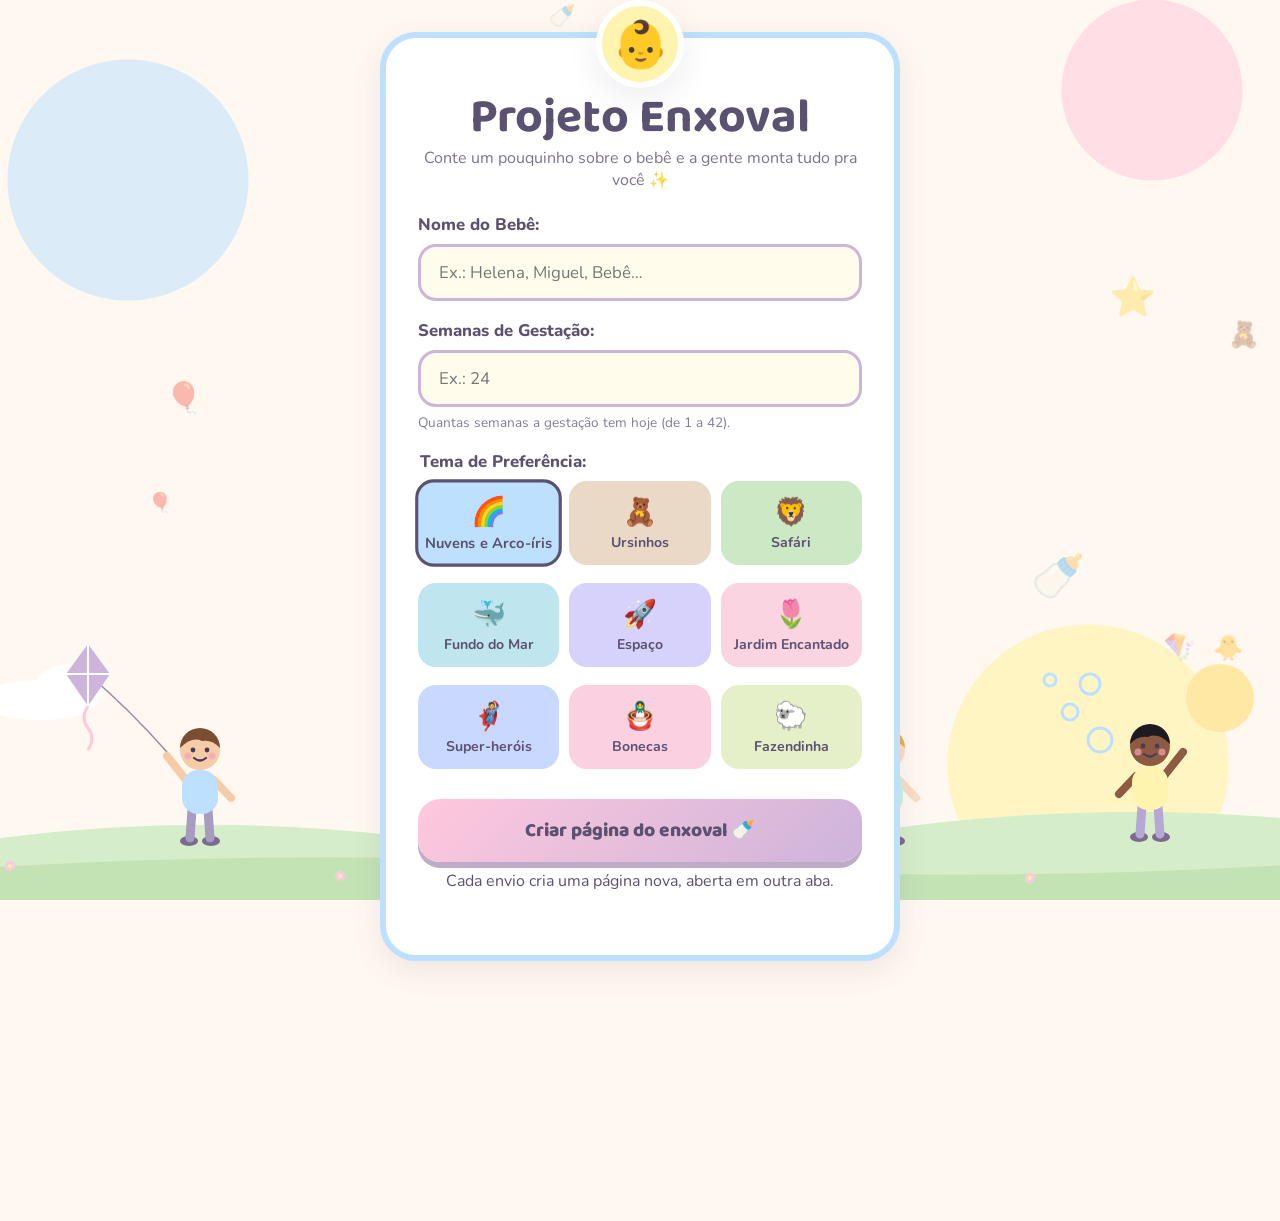
<file: index.html>
<!DOCTYPE html>
<html lang="pt-BR">
<head>
  <meta charset="UTF-8">
  <meta name="viewport" content="width=device-width, initial-scale=1.0">
  <title>Projeto Enxoval</title>
  <meta name="description" content="Monte o enxoval do bebê com checklist, contagem regressiva e acompanhamento semanal da gestação.">
  <link rel="icon" href="data:image/svg+xml,<svg xmlns='http://www.w3.org/2000/svg' viewBox='0 0 100 100'><text y='.9em' font-size='90'>👶</text></svg>">
  <link rel="preconnect" href="https://fonts.googleapis.com">
  <link rel="preconnect" href="https://fonts.gstatic.com" crossorigin>
  <link href="https://fonts.googleapis.com/css2?family=Baloo+2:wght@600;800&family=Nunito:wght@400;700;800&display=swap" rel="stylesheet">
  <link rel="stylesheet" href="css/style.css">
</head>
<body>
  <div class="enfeites" id="enfeites" aria-hidden="true"></div>

  <!-- Cena infantil: crianças brincando (decorativa) -->
  <div class="cena" aria-hidden="true">
    <svg viewBox="0 0 1440 260" preserveAspectRatio="xMidYMax slice" xmlns="http://www.w3.org/2000/svg">
      <defs>
        <symbol id="crianca" overflow="visible">
          <ellipse cx="-11" cy="1" rx="9" ry="5" fill="#7b6a8c"/>
          <ellipse cx="11" cy="1" rx="9" ry="5" fill="#7b6a8c"/>
          <path d="M-8 -30 L-10 -2 M8 -30 L10 -2" stroke="var(--calca)" stroke-width="9" stroke-linecap="round"/>
          <path d="M-14 -60 L-33 -84" stroke="var(--pele)" stroke-width="8" stroke-linecap="round"/>
          <path d="M14 -60 L31 -42" stroke="var(--pele)" stroke-width="8" stroke-linecap="round"/>
          <rect x="-18" y="-70" width="36" height="44" rx="16" fill="var(--camisa)"/>
          <circle cx="0" cy="-90" r="20" fill="var(--pele)"/>
          <path d="M-20 -92 A20 20 0 0 1 20 -92 Q12 -101 2 -99 Q-8 -104 -20 -92Z" fill="var(--cabelo)"/>
          <circle cx="-7" cy="-90" r="2.4" fill="#4a3b55"/>
          <circle cx="7" cy="-90" r="2.4" fill="#4a3b55"/>
          <path d="M-6 -82 Q0 -77 6 -82" stroke="#4a3b55" stroke-width="2.2" fill="none" stroke-linecap="round"/>
          <circle cx="-12" cy="-84" r="3.5" fill="#f5a3b5" opacity=".7"/>
          <circle cx="12" cy="-84" r="3.5" fill="#f5a3b5" opacity=".7"/>
        </symbol>
      </defs>

      <!-- sol e nuvens -->
      <circle cx="1300" cy="58" r="34" fill="#FFE8A3"/>
      <g class="nuvem"><ellipse cx="120" cy="60" rx="58" ry="20" fill="#fff"/><ellipse cx="150" cy="46" rx="34" ry="22" fill="#fff"/></g>
      <g class="nuvem n2"><ellipse cx="600" cy="40" rx="50" ry="17" fill="#fff"/><ellipse cx="625" cy="28" rx="28" ry="18" fill="#fff"/></g>

      <!-- gramado -->
      <path d="M0 210 Q240 168 480 196 T960 190 T1440 186 V260 H0Z" fill="#D5EDC9"/>
      <path d="M0 232 Q360 206 720 226 T1440 220 V260 H0Z" fill="#C3E3B5"/>

      <!-- florzinhas -->
      <g fill="#FFC8DD"><circle cx="90" cy="226" r="5"/><circle cx="420" cy="236" r="5"/><circle cx="760" cy="230" r="5"/><circle cx="1110" cy="238" r="5"/><circle cx="1380" cy="228" r="5"/></g>
      <g fill="#FFF3B0"><circle cx="90" cy="226" r="2"/><circle cx="420" cy="236" r="2"/><circle cx="760" cy="230" r="2"/><circle cx="1110" cy="238" r="2"/><circle cx="1380" cy="228" r="2"/></g>

      <!-- criança 1 com pipa -->
      <g class="pipa" style="transform-origin:247px 112px">
        <path d="M247 112 Q210 70 168 34" stroke="#9b8aa8" stroke-width="1.6" fill="none"/>
        <path d="M168 4 L190 34 L168 66 L146 34Z" fill="#CDB4DB"/>
        <path d="M168 4 V66 M146 34 H190" stroke="#fff" stroke-width="2"/>
        <path d="M168 66 q-8 12 0 22 q8 10 0 22" stroke="#FFC8DD" stroke-width="3" fill="none"/>
      </g>
      <use href="#crianca" x="280" y="200" style="--pele:#F6CBA8;--camisa:#BDE0FE;--calca:#A79BC1;--cabelo:#7a4e33"/>

      <!-- criança 2 pulando com bola -->
      <g class="crianca-pula">
        <use href="#crianca" x="600" y="198" style="--pele:#C98E6B;--camisa:#FFC8DD;--calca:#8FB8D8;--cabelo:#2f2430"/>
      </g>
      <circle cx="660" cy="186" r="15" fill="#FFF3B0" stroke="#F2C66D" stroke-width="3"/>
      <path d="M646 186 H674 M660 172 V200" stroke="#F2C66D" stroke-width="2"/>

      <!-- criança 3 com balão -->
      <g class="balao">
        <path d="M932 112 Q940 80 926 50" stroke="#9b8aa8" stroke-width="1.6" fill="none"/>
        <ellipse cx="926" cy="30" rx="20" ry="25" fill="#FFC8DD"/>
        <path d="M921 54 L931 54 L926 60Z" fill="#FFC8DD"/>
      </g>
      <use href="#crianca" x="965" y="200" style="--pele:#FBDCC4;--camisa:#C9F2E3;--calca:#F0B6C9;--cabelo:#E3B04B"/>

      <!-- criança 4 brincando com bolhas -->
      <use href="#crianca" x="1230" y="196" style="--pele:#8D5B42;--camisa:#FFF3B0;--calca:#B5A8D6;--cabelo:#1f1a20" transform="translate(2460 0) scale(-1 1)"/>
      <g fill="none" stroke="#BDE0FE" stroke-width="3">
        <circle cx="1180" cy="100" r="12"/><circle cx="1150" cy="72" r="8"/><circle cx="1170" cy="44" r="10"/><circle cx="1130" cy="40" r="6"/>
      </g>
    </svg>
  </div>

  <main class="ante">
    <div class="coluna">
    <form class="cartao-form" id="formulario" novalidate>
      <h1>Projeto Enxoval</h1>
      <p class="sub">Conte um pouquinho sobre o bebê e a gente monta tudo pra você ✨</p>

      <div class="campo">
        <label for="nome">Nome do Bebê:</label>
        <input type="text" id="nome" name="nome" maxlength="40" placeholder="Ex.: Helena, Miguel, Bebê…" autocomplete="off" required>
      </div>

      <div class="campo">
        <label for="semanas">Semanas de Gestação:</label>
        <input type="number" id="semanas" name="semanas" min="1" max="42" step="1" inputmode="numeric" placeholder="Ex.: 24" required>
        <p class="ajuda">Quantas semanas a gestação tem hoje (de 1 a 42).</p>
      </div>

      <fieldset class="campo">
        <legend>Tema de Preferência:</legend>
        <div class="temas" id="temas"></div>
      </fieldset>

      <button class="botao" type="submit">Criar página do enxoval 🍼</button>
      <p class="ajuda" style="text-align:center;margin-top:8px">Cada envio cria uma página nova, aberta em outra aba.</p>
      <p class="erro" id="erro" role="alert"></p>
    </form>

    <section class="minhas" id="minhas" aria-labelledby="titulo-minhas" hidden>
      <h2 id="titulo-minhas">📚 Minhas páginas</h2>
      <ul id="lista-paginas"></ul>
    </section>
    </div>
  </main>

  <script src="js/temas.js"></script>
  <script src="js/paginas.js"></script>
  <script>
    (function () {
      const form = document.getElementById("formulario");
      const caixaTemas = document.getElementById("temas");
      const erro = document.getElementById("erro");
      const enfeites = document.getElementById("enfeites");
      const esc = (s) => String(s).replace(/[&<>"']/g, (c) => ({ "&": "&amp;", "<": "&lt;", ">": "&gt;", '"': "&quot;", "'": "&#39;" }[c]));

      // Tema genérico de abertura (serve para meninos e meninas)
      aplicarTema("nuvens");
      espalharEnfeites(enfeites, ["🧸", "🎈", "⭐", "☁️", "🪁", "🐥", "🍼", "🌈"], 16);

      // Opções de tema
      Object.entries(TEMAS).forEach(([chave, t], i) => {
        const l = document.createElement("label");
        l.className = "tema-opcao";
        l.innerHTML = `<input type="radio" name="tema" value="${chave}" ${i === 0 ? "checked" : ""}>
                       <span style="--swatch:${t.c1}"><b aria-hidden="true">${t.emoji}</b>${t.nome}</span>`;
        caixaTemas.appendChild(l);
      });

      // Pré-preenche só quando vier de "Criar outra página" (dados na URL)
      const qs = new URLSearchParams(location.search);
      form.nome.value = qs.get("nome") || "";
      form.semanas.value = qs.get("semanas") || "";
      const radio = form.querySelector(`input[name=tema][value="${qs.get("tema") || "nuvens"}"]`);
      if (radio) radio.checked = true;

      function hojeISO() {
        const d = new Date();
        return `${d.getFullYear()}-${String(d.getMonth() + 1).padStart(2, "0")}-${String(d.getDate()).padStart(2, "0")}`;
      }
      function dataBR(iso) { const [a, m, d] = iso.split("-"); return `${d}/${m}/${a}`; }

      // Prévia: as cores mudam conforme o tema escolhido
      function previaTema() {
        const chave = (form.querySelector("input[name=tema]:checked") || {}).value || "nuvens";
        aplicarTema(chave);
      }
      caixaTemas.addEventListener("change", previaTema);
      previaTema();

      // Lista das páginas já criadas neste navegador
      function renderLista() {
        const lista = listarPaginas();
        document.getElementById("minhas").hidden = lista.length === 0;
        document.getElementById("lista-paginas").innerHTML = lista.map((p) => {
          const t = TEMAS[p.tema] || TEMAS.nuvens;
          return `<li style="--swatch:${t.c1}">
            <a href="${esc(urlDaPagina(p))}" target="_blank" rel="noopener">
              <span aria-hidden="true">${t.emoji}</span>
              <span><b>Enxoval de ${esc(p.nome)}</b><small>${esc(p.semanas)} semanas em ${dataBR(p.data)} · ${esc(t.nome)}</small></span>
            </a>
            <button type="button" data-remover="${esc(p.id)}" aria-label="Remover a página de ${esc(p.nome)}" title="Remover da lista">✕</button>
          </li>`;
        }).join("");
      }
      document.getElementById("lista-paginas").addEventListener("click", (ev) => {
        const b = ev.target.closest("button[data-remover]");
        if (!b) return;
        const p = buscarPagina(b.dataset.remover);
        if (p && confirm(`Remover a página "Enxoval de ${p.nome}" e o checklist marcado nela?`)) {
          removerPagina(p.id);
          renderLista();
        }
      });
      renderLista();
      window.addEventListener("storage", renderLista); // atualiza se outra aba mudar a lista

      form.addEventListener("submit", (ev) => {
        ev.preventDefault();
        const nome = form.nome.value.trim();
        const semanas = parseInt(form.semanas.value, 10);
        const tema = (form.querySelector("input[name=tema]:checked") || {}).value || "nuvens";

        if (!nome) { erro.textContent = "Digite o nome do bebê 💕"; form.nome.focus(); return; }
        if (!Number.isInteger(semanas) || semanas < 1 || semanas > 42) {
          erro.textContent = "Informe as semanas de gestação (de 1 a 42)."; form.semanas.focus(); return;
        }
        erro.textContent = "";

        // Cada resposta vira uma página nova, com identificador próprio.
        // "data" é o dia do preenchimento: a partir dela a página se atualiza sozinha.
        const pagina = { id: novoIdPagina(), nome, semanas, tema, data: hojeISO(), criadaEm: Date.now() };
        salvarPagina(pagina);
        renderLista();

        const aba = window.open(urlDaPagina(pagina), "_blank");
        if (!aba) { location.href = urlDaPagina(pagina); return; } // navegador bloqueou a nova aba
        form.reset();
        previaTema();
        form.nome.focus();
      });
    })();
  </script>
</body>
</html>
</file>
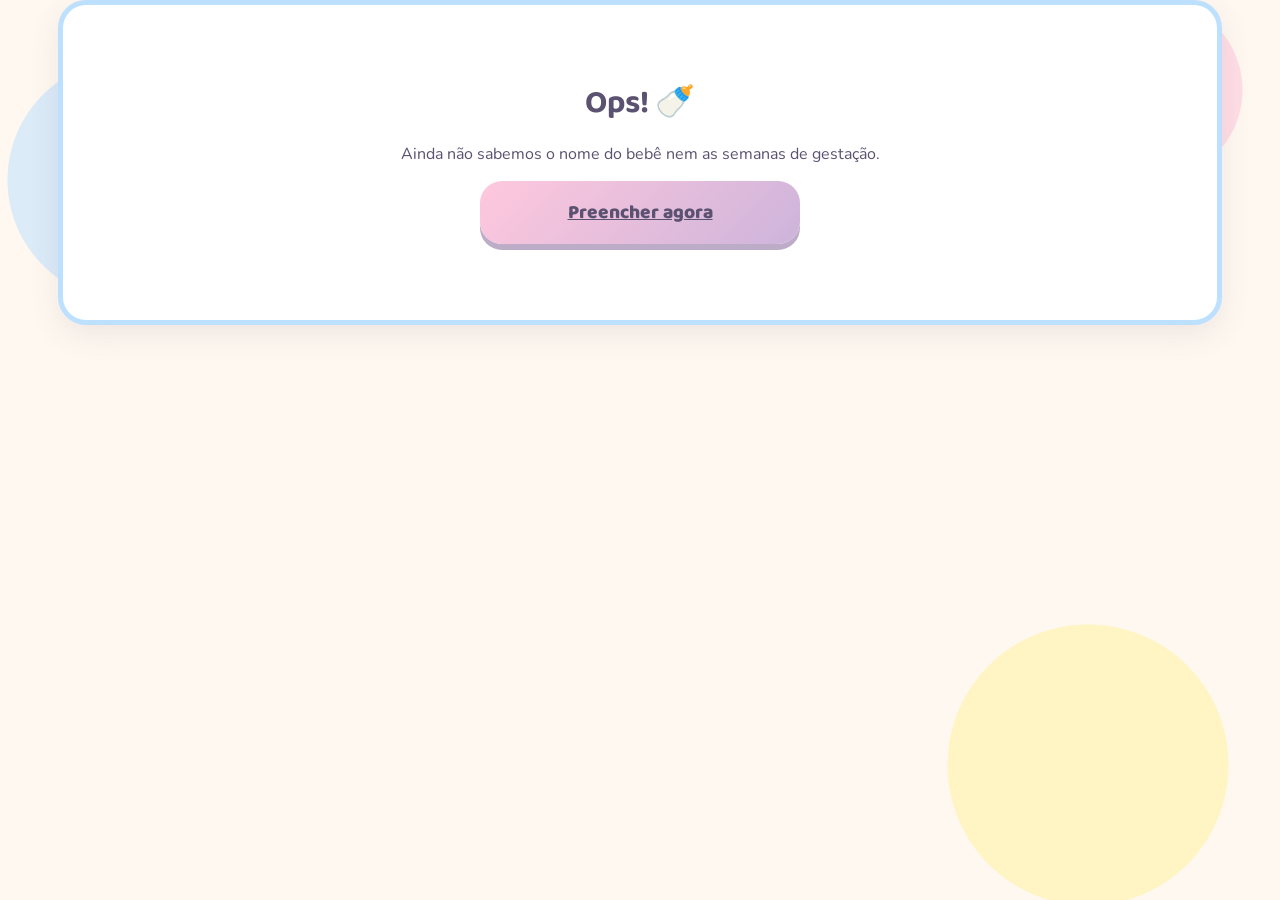
<file: enxoval.html>
<!DOCTYPE html>
<html lang="pt-BR">
<head>
  <meta charset="UTF-8">
  <meta name="viewport" content="width=device-width, initial-scale=1.0">
  <title>Enxoval</title>
  <link rel="icon" href="data:image/svg+xml,<svg xmlns='http://www.w3.org/2000/svg' viewBox='0 0 100 100'><text y='.9em' font-size='90'>🍼</text></svg>">
  <link rel="preconnect" href="https://fonts.googleapis.com">
  <link rel="preconnect" href="https://fonts.gstatic.com" crossorigin>
  <link href="https://fonts.googleapis.com/css2?family=Baloo+2:wght@600;800&family=Nunito:wght@400;700;800&display=swap" rel="stylesheet">
  <link rel="stylesheet" href="css/style.css">
</head>
<body>
  <div class="enfeites" id="enfeites" aria-hidden="true"></div>

  <div class="pagina" id="pagina">
    <!-- 1ª área: título -->
    <header class="area-titulo">
      <h1 id="titulo">Enxoval</h1>
      <div class="barra-acoes">
        <a href="index.html" id="link-editar">➕ Criar outra página</a>
        <a href="index.html#minhas">📚 Minhas páginas</a>
        <button type="button" onclick="window.print()">🖨️ Imprimir checklist</button>
        <button type="button" id="botao-instalar" class="botao-instalar" hidden>📲 Instalar como app</button>
      </div>
      <p class="dica-ios" id="dica-ios" hidden>
        No iPhone/iPad: toque em <b>Compartilhar</b> <span aria-hidden="true">⬆️</span> e depois em <b>Adicionar à Tela de Início</b>.
      </p>
    </header>

    <!-- 2ª área: dois blocos iguais -->
    <section class="area-blocos" aria-label="Acompanhamento da gestação">
      <article class="bloco bloco-bebe" aria-live="polite">
        <span class="etiqueta" id="etq-semana">Semana —</span>
        <h2 id="titulo-bebe">Como o bebê está</h2>
        <div class="bebe-ilustra" id="ilustra-bebe"></div>
        <div class="fruta-cartao">
          <span class="fruta-emoji" id="fruta-emoji" aria-hidden="true">🍋</span>
          <p>Mais ou menos do tamanho de: <b id="fruta-nome">…</b></p>
        </div>
        <div class="medidas">
          <div><b id="med-cm">—</b><small>comprimento</small></div>
          <div><b id="med-g">—</b><small>peso</small></div>
          <div><b id="med-tri">—</b><small>trimestre</small></div>
        </div>
        <p class="fato" id="fato"></p>
        <p class="rodape-bloco">Medidas aproximadas — cada bebê tem o seu ritmo. Atualiza sozinho a cada nova semana.</p>
      </article>

      <article class="bloco bloco-contagem">
        <span class="etiqueta">Contagem regressiva</span>
        <h2 id="titulo-contagem">Faltam</h2>
        <p class="numero-gigante" id="dias">—</p>
        <p class="numero-legenda" id="dias-legenda">dias</p>
        <div class="relogio" aria-label="Horas, minutos e segundos restantes">
          <div><b id="rel-h">00</b><small>horas</small></div>
          <div><b id="rel-m">00</b><small>min</small></div>
          <div><b id="rel-s">00</b><small>seg</small></div>
        </div>
        <div class="trilha" aria-hidden="true">
          <div class="preenchido" id="trilha-preenchido"></div>
          <span class="viajante" id="trilha-viajante">🐣</span>
          <span class="casa">🏡</span>
        </div>
        <div class="trilha-legenda"><span>início</span><span id="trilha-pct">0%</span><span>nascimento</span></div>
        <ul class="curiosidades" id="curiosidades"></ul>
        <p class="mensagem-dia" id="mensagem-dia"></p>
      </article>
    </section>

    <!-- 3ª área: checklist (área principal) -->
    <section class="area-checklist" aria-labelledby="titulo-checklist">
      <div class="checklist-topo">
        <div>
          <h2 id="titulo-checklist">📝 Checklist do enxoval</h2>
          <p id="info-nascimento"></p>
        </div>
        <div>
          <small style="font-weight:700;display:block;margin-bottom:6px">Clima no nascimento:</small>
          <div class="estacoes" id="estacoes" role="group" aria-label="Clima previsto no nascimento">
            <button type="button" data-est="v">☀️ Calor</button>
            <button type="button" data-est="m">🌤️ Meia-estação</button>
            <button type="button" data-est="i">❄️ Frio</button>
          </div>
        </div>
      </div>
      <p class="status-sync" id="status-sync" role="status" hidden></p>
      <p class="dica-semana" id="dica-semana"></p>
      <div class="progresso-geral">
        <small id="progresso-texto">0 de 0 itens</small>
        <div class="barra"><i id="progresso-barra" style="width:0%"></i></div>
      </div>
      <p style="margin:0 0 16px;font-size:.92rem">Clique no <b>nome</b> de um item para pesquisar o que ele é 🔍 · Marque a caixinha quando já tiver ✓</p>
      <div class="categorias" id="categorias"></div>
      <p class="fontes">
        Lista montada a partir de recomendações de maternidades e guias de enxoval
        (<a href="https://www.rededorsaoluiz.com.br/maternidade/noticias/artigo/o-que-levar-na-mala-da-maternidade" target="_blank" rel="noopener">Maternidade D'Or</a>,
        <a href="https://www.tuasaude.com/enxoval-da-mamae-no-hospital/" target="_blank" rel="noopener">Tua Saúde</a>,
        <a href="https://www.guiadasemana.com.br/compras/noticia/como-montar-um-enxoval-de-bebe" target="_blank" rel="noopener">Guia da Semana</a>,
        <a href="https://araujo.com.br/blog/itens-cha-de-bebe/" target="_blank" rel="noopener">Araujo</a>).
        Confirme sempre a lista da sua maternidade e as orientações do pediatra.
      </p>
    </section>
  </div>

  <script src="js/temas.js"></script>
  <script src="js/dados.js"></script>
  <script src="js/paginas.js"></script>
  <script src="js/enxoval.js"></script>
  <script src="js/app.js"></script>
  <script src="js/firebase-config.js"></script>
  <script type="module" src="js/sync.js"></script>
</body>
</html>
</file>
<file: css/style.css>
/* Projeto Enxoval — estilos compartilhados */
:root {
  --bg: #FFF8F0;
  --c1: #BDE0FE;
  --c2: #FFC8DD;
  --c3: #CDB4DB;
  --c4: #FFF3B0;
  --ink: #5B5170;
  --branco: #ffffff;
  --raio: 28px;
  --sombra: 0 10px 30px rgba(90, 70, 110, .10);
}

* { box-sizing: border-box; }

html, body { margin: 0; padding: 0; }

body {
  font-family: "Nunito", system-ui, sans-serif;
  color: var(--ink);
  background: var(--bg);
  background-image:
    radial-gradient(circle at 10% 20%, color-mix(in srgb, var(--c1) 55%, transparent) 0 120px, transparent 121px),
    radial-gradient(circle at 90% 10%, color-mix(in srgb, var(--c2) 55%, transparent) 0 90px, transparent 91px),
    radial-gradient(circle at 85% 85%, color-mix(in srgb, var(--c4) 70%, transparent) 0 140px, transparent 141px);
  background-attachment: fixed;
  min-height: 100vh;
  transition: background-color .4s;
}

h1, h2, h3, .fonte-titulo { font-family: "Baloo 2", "Nunito", cursive; line-height: 1.1; }

a { color: inherit; }

/* Enfeites flutuantes */
.enfeites { position: fixed; inset: 0; pointer-events: none; z-index: 0; overflow: hidden; }
.enfeites span {
  position: absolute; opacity: .35;
  animation: flutuar 12s ease-in-out infinite;
}
@keyframes flutuar {
  0%, 100% { transform: translateY(0) rotate(-6deg); }
  50% { transform: translateY(-22px) rotate(6deg); }
}
@media (prefers-reduced-motion: reduce) {
  .enfeites span, .nuvem, .pipa, .balao, .crianca-pula { animation: none !important; }
}

/* ============ ANTE-PÁGINA ============ */
.ante {
  position: relative; z-index: 1;
  min-height: 100vh;
  display: grid; place-items: center;
  padding: 32px 16px 260px;
}

.cena {
  position: fixed; left: 0; right: 0; bottom: 0; height: 260px;
  z-index: 0; pointer-events: none;
}
.cena svg { width: 100%; height: 100%; display: block; }

.nuvem { animation: deslizar 40s linear infinite; }
.nuvem.n2 { animation-duration: 55s; animation-delay: -20s; }
@keyframes deslizar { from { transform: translateX(-200px); } to { transform: translateX(1600px); } }
.pipa { animation: balancar 4s ease-in-out infinite; transform-origin: 0 0; }
.balao { animation: subir 5s ease-in-out infinite; }
.crianca-pula { animation: pular 1.2s ease-in-out infinite; }
@keyframes balancar { 0%,100% { transform: rotate(-4deg); } 50% { transform: rotate(5deg); } }
@keyframes subir { 0%,100% { transform: translateY(0); } 50% { transform: translateY(-10px); } }
@keyframes pular { 0%,100% { transform: translateY(0); } 50% { transform: translateY(-14px); } }

.cartao-form {
  width: 100%;
  background: var(--branco);
  border-radius: 36px;
  box-shadow: var(--sombra);
  padding: 36px 32px 30px;
  border: 6px solid var(--c1);
  position: relative;
}
.cartao-form::before {
  content: "👶";
  position: absolute; top: -38px; left: 50%; transform: translateX(-50%);
  font-size: 46px; background: var(--c4); border-radius: 50%;
  width: 76px; height: 76px; display: grid; place-items: center;
  border: 6px solid var(--branco); box-shadow: var(--sombra);
}
.cartao-form h1 {
  text-align: center; font-size: clamp(2.2rem, 6vw, 3rem); margin: 18px 0 2px;
}
.cartao-form .sub { text-align: center; margin: 0 0 22px; opacity: .8; }

.campo { margin-bottom: 18px; }
.campo label, .campo legend {
  display: block; font-weight: 800; margin-bottom: 8px; font-size: 1.05rem;
}
.campo input[type=text], .campo input[type=number] {
  width: 100%; padding: 14px 18px; font: inherit; font-size: 1.05rem;
  border-radius: 18px; border: 3px solid var(--c3);
  background: color-mix(in srgb, var(--c4) 25%, white);
  color: var(--ink); outline: none; transition: border-color .2s, box-shadow .2s;
}
.campo input:focus { border-color: var(--c2); box-shadow: 0 0 0 5px color-mix(in srgb, var(--c2) 45%, transparent); }
.campo .ajuda { font-size: .85rem; opacity: .75; margin-top: 6px; }

fieldset.campo { border: 0; padding: 0; margin: 0 0 22px; }
.temas { display: grid; grid-template-columns: repeat(auto-fill, minmax(118px, 1fr)); gap: 10px; }
.tema-opcao { position: relative; }
.tema-opcao input { position: absolute; opacity: 0; inset: 0; }
.tema-opcao span {
  display: flex; flex-direction: column; align-items: center; gap: 2px;
  padding: 10px 6px; border-radius: 18px; cursor: pointer; text-align: center;
  border: 3px solid transparent; font-weight: 700; font-size: .88rem;
  background: var(--swatch, #eee); transition: transform .15s, border-color .15s;
}
.tema-opcao span b { font-size: 1.7rem; font-weight: 400; }
.tema-opcao input:checked + span { border-color: var(--ink); transform: scale(1.04); }
.tema-opcao input:focus-visible + span { outline: 3px dashed var(--ink); outline-offset: 2px; }

.botao {
  display: inline-flex; align-items: center; justify-content: center; gap: 8px;
  width: 100%; padding: 16px; border: 0; border-radius: 22px; cursor: pointer;
  font: 800 1.2rem "Baloo 2", sans-serif; color: var(--ink);
  background: linear-gradient(135deg, var(--c2), var(--c3));
  box-shadow: 0 6px 0 color-mix(in srgb, var(--c3) 70%, #000 12%);
  transition: transform .1s, box-shadow .1s;
}
.botao:hover { transform: translateY(-2px); }
.botao:active { transform: translateY(4px); box-shadow: 0 2px 0 color-mix(in srgb, var(--c3) 70%, #000 12%); }
.erro { color: #b4235a; font-weight: 700; font-size: .9rem; min-height: 1.2em; margin: 4px 0 0; }

.coluna { width: min(520px, 100%); display: grid; gap: 22px; }

.minhas {
  background: var(--branco); border-radius: 28px; box-shadow: var(--sombra);
  padding: 20px 22px; border: 5px solid var(--c4);
}
.minhas h2 { margin: 0 0 10px; font-size: 1.4rem; }
.minhas ul { list-style: none; margin: 0; padding: 0; display: grid; gap: 8px; }
.minhas li { display: flex; align-items: center; gap: 6px; background: color-mix(in srgb, var(--swatch) 55%, white); border-radius: 16px; }
.minhas li a { flex: 1; display: flex; align-items: center; gap: 10px; padding: 10px 12px; text-decoration: none; }
.minhas li a > span:first-child { font-size: 1.6rem; }
.minhas li b { display: block; }
.minhas li small { font-size: .8rem; opacity: .8; }
.minhas li button { border: 0; background: none; color: var(--ink); cursor: pointer; font-size: 1rem; padding: 10px 14px; border-radius: 12px; }
.minhas li button:hover { background: rgba(255,255,255,.6); }

/* ============ PÁGINA DO ENXOVAL ============ */
.pagina {
  position: relative; z-index: 1;
  max-width: 1200px; margin: 0 auto; padding: 0 18px 40px;
  display: grid; gap: 22px;
}

/* 1ª área: título (proporção enxuta) */
.area-titulo {
  min-height: 16vh;
  display: flex; flex-direction: column; align-items: center; justify-content: center;
  text-align: center; padding: 18px 8px 4px;
}
.area-titulo h1 {
  margin: 0; font-size: clamp(2.2rem, 6.5vw, 4.2rem);
  color: var(--ink);
  text-shadow: 3px 3px 0 var(--c2), 6px 6px 0 var(--c1);
}
.area-titulo .barra-acoes { margin-top: 8px; font-size: .9rem; opacity: .85; display: flex; gap: 14px; flex-wrap: wrap; justify-content: center; }
.area-titulo .barra-acoes a, .area-titulo .barra-acoes button {
  background: none; border: 0; font: inherit; color: inherit; cursor: pointer; text-decoration: underline; text-underline-offset: 3px;
}

.area-titulo .barra-acoes .botao-instalar {
  text-decoration: none; font-weight: 800; background: var(--c2); color: var(--ink);
  padding: 4px 14px; border-radius: 99px; box-shadow: 0 3px 0 color-mix(in srgb, var(--c2) 60%, #000 15%);
}
.botao-instalar[hidden], .dica-ios[hidden] { display: none !important; }
.dica-ios {
  margin: 10px auto 0; max-width: 420px; font-size: .9rem; background: var(--branco);
  padding: 8px 14px; border-radius: 14px; box-shadow: var(--sombra);
}
@media (display-mode: standalone) { .area-titulo { padding-top: 28px; } }

/* 2ª área: dois blocos iguais */
.area-blocos {
  display: grid; grid-template-columns: 1fr 1fr; gap: 22px;
}
.bloco {
  background: var(--branco); border-radius: var(--raio); box-shadow: var(--sombra);
  padding: 24px; position: relative; overflow: hidden;
  border: 5px solid var(--c1);
}
.bloco h2 { margin: 0 0 4px; font-size: 1.6rem; }
.bloco .etiqueta {
  display: inline-block; font-size: .78rem; font-weight: 800; letter-spacing: .04em; text-transform: uppercase;
  background: var(--c4); padding: 4px 10px; border-radius: 99px; margin-bottom: 10px;
}

/* Bloco esquerdo — desenvolvimento */
.bloco-bebe { border-color: var(--c2); }
.bebe-ilustra { display: grid; grid-template-columns: 1fr; place-items: center; margin: 6px 0 10px; }
.bebe-ilustra svg { width: min(270px, 100%); height: auto; }
.fruta-cartao {
  display: flex; align-items: center; gap: 14px;
  background: color-mix(in srgb, var(--c4) 45%, white); border-radius: 20px; padding: 12px 16px;
}
.fruta-cartao .fruta-emoji { font-size: 2.8rem; line-height: 1; }
.fruta-cartao p { margin: 0; }
.medidas { display: flex; gap: 10px; margin: 12px 0; }
.medidas div {
  flex: 1; text-align: center; border-radius: 16px; padding: 8px;
  background: color-mix(in srgb, var(--c1) 40%, white);
}
.medidas b { display: block; font: 800 1.35rem "Baloo 2", sans-serif; }
.fato { margin: 0; font-size: 1rem; }
.rodape-bloco { font-size: .78rem; opacity: .7; margin-top: 10px; }

/* Bloco direito — contagem regressiva */
.bloco-contagem { border-color: var(--c3); text-align: center; }
.numero-gigante {
  font: 800 clamp(4.2rem, 11vw, 7rem) "Baloo 2", sans-serif; line-height: .9; margin: 8px 0 0;
  background: linear-gradient(135deg, var(--ink), color-mix(in srgb, var(--ink) 55%, var(--c3)));
  -webkit-background-clip: text; background-clip: text; color: transparent;
}
.numero-legenda { font-weight: 800; font-size: 1.2rem; margin: 0 0 6px; }
.relogio { display: flex; justify-content: center; gap: 8px; margin: 10px 0 14px; }
.relogio div { background: var(--c4); border-radius: 14px; padding: 6px 10px; min-width: 64px; }
.relogio b { display: block; font: 800 1.5rem "Baloo 2", sans-serif; font-variant-numeric: tabular-nums; }
.relogio small { font-size: .72rem; font-weight: 700; text-transform: uppercase; }

.trilha { position: relative; margin: 26px 6px 8px; height: 22px; border-radius: 99px; background: color-mix(in srgb, var(--c1) 45%, white); }
.trilha .preenchido { position: absolute; inset: 0 auto 0 0; border-radius: 99px; background: repeating-linear-gradient(45deg, var(--c2) 0 12px, var(--c3) 12px 24px); }
.trilha .viajante { position: absolute; top: -26px; font-size: 28px; transform: translateX(-50%); transition: left .6s; }
.trilha .casa { position: absolute; right: -6px; top: -24px; font-size: 26px; }
.trilha-legenda { display: flex; justify-content: space-between; font-size: .78rem; font-weight: 700; opacity: .8; }

.curiosidades { list-style: none; padding: 0; margin: 14px 0 0; display: grid; gap: 8px; text-align: left; }
.curiosidades li { background: color-mix(in srgb, var(--c2) 30%, white); border-radius: 14px; padding: 8px 12px; font-size: .95rem; }
.mensagem-dia { margin: 14px 0 0; font-style: italic; font-weight: 700; }

/* 3ª área: checklist (área privilegiada) */
.area-checklist {
  background: var(--branco); border-radius: var(--raio); box-shadow: var(--sombra);
  padding: 28px clamp(16px, 3vw, 34px); border: 5px solid var(--c4);
}
.checklist-topo { display: flex; flex-wrap: wrap; gap: 16px; justify-content: space-between; align-items: flex-end; margin-bottom: 8px; }
.checklist-topo h2 { margin: 0; font-size: clamp(1.8rem, 4vw, 2.4rem); }
.checklist-topo p { margin: 4px 0 0; }
.estacoes { display: flex; gap: 8px; flex-wrap: wrap; }
.estacoes button {
  border: 3px solid var(--c1); background: var(--branco); color: var(--ink);
  border-radius: 99px; padding: 6px 14px; font: 700 .92rem "Nunito", sans-serif; cursor: pointer;
}
.estacoes button[aria-pressed=true] { background: var(--c1); border-color: var(--ink); }
.dica-semana {
  margin: 16px 0 8px; padding: 12px 16px; border-radius: 18px;
  background: color-mix(in srgb, var(--c3) 30%, white); font-weight: 700;
}
.progresso-geral { margin: 14px 0 22px; }
.status-sync {
  margin: 14px 0 0; padding: 8px 14px; border-radius: 14px; font-size: .9rem; font-weight: 700;
  background: color-mix(in srgb, var(--c2) 35%, white);
}
.status-sync[data-tipo=ok] { background: color-mix(in srgb, #bfe8c8 70%, white); }
.status-sync[data-tipo=offline] { background: color-mix(in srgb, var(--c4) 60%, white); }
.status-sync[data-tipo=erro] { background: #ffe0e0; }
.progresso-geral .barra { height: 14px; border-radius: 99px; background: color-mix(in srgb, var(--c4) 50%, white); overflow: hidden; }
.progresso-geral .barra i { display: block; height: 100%; background: linear-gradient(90deg, var(--c2), var(--c3)); transition: width .4s; }
.progresso-geral small { font-weight: 700; }

.categorias { display: grid; grid-template-columns: repeat(2, 1fr); gap: 20px; }
.categoria { border-radius: 24px; padding: 18px 18px 10px; background: color-mix(in srgb, var(--cat) 35%, white); }
.categoria header { display: flex; align-items: center; justify-content: space-between; gap: 8px; margin-bottom: 8px; }
.categoria h3 { margin: 0; font-size: 1.5rem; display: flex; align-items: center; gap: 8px; }
.categoria .contador { font-weight: 800; font-size: .85rem; background: var(--branco); padding: 4px 10px; border-radius: 99px; white-space: nowrap; }
.categoria ul { list-style: none; margin: 0; padding: 0; }
.item {
  display: flex; align-items: flex-start; gap: 10px; padding: 9px 4px;
  border-bottom: 2px dashed color-mix(in srgb, var(--cat) 80%, white);
}
.item:last-child { border-bottom: 0; }
.item input[type=checkbox] {
  appearance: none; flex: 0 0 26px; width: 26px; height: 26px; margin: 0; cursor: pointer;
  border: 3px solid var(--ink); border-radius: 9px; background: var(--branco);
  display: grid; place-items: center; transition: background .15s;
}
.item input[type=checkbox]::after { content: "✓"; font-weight: 900; color: var(--branco); transform: scale(0); transition: transform .15s; }
.item input[type=checkbox]:checked { background: var(--ink); }
.item input[type=checkbox]:checked::after { transform: scale(1); }
.item input[type=checkbox]:focus-visible { outline: 3px dashed var(--ink); outline-offset: 2px; }
.item .texto { flex: 1; }
.item .qtd { font-weight: 800; margin-right: 4px; }
.item a.nome-item {
  font-weight: 700; text-decoration: underline; text-decoration-style: dotted; text-underline-offset: 3px;
}
.item a.nome-item:hover { text-decoration-style: solid; }
.item a.nome-item::after { content: " 🔍"; font-size: .8em; opacity: .55; }
.item .obs { display: block; font-size: .82rem; opacity: .75; }
.item.feito .texto { opacity: .5; text-decoration: line-through; }
.selo { display: inline-block; font-size: .68rem; font-weight: 800; padding: 1px 7px; border-radius: 99px; background: var(--branco); margin-left: 4px; vertical-align: middle; }

.fontes { font-size: .78rem; opacity: .75; margin-top: 18px; }
.fontes a { word-break: break-word; }

.aviso-vazio { text-align: center; padding: 60px 20px; }

/* Responsivo */
@media (max-width: 860px) {
  .categorias { grid-template-columns: 1fr; }
}
@media (max-width: 760px) {
  .area-blocos { grid-template-columns: 1fr; }
  .ante { padding-bottom: 200px; }
  .cena { height: 190px; }
}

/* Impressão: só o checklist, sem enfeites */
@media print {
  .enfeites, .cena, .area-blocos, .barra-acoes, .estacoes, .dica-ios, .status-sync { display: none !important; }
  body { background: #fff; }
  .area-checklist, .categoria { box-shadow: none; border: 1px solid #ccc; }
}
</file>
